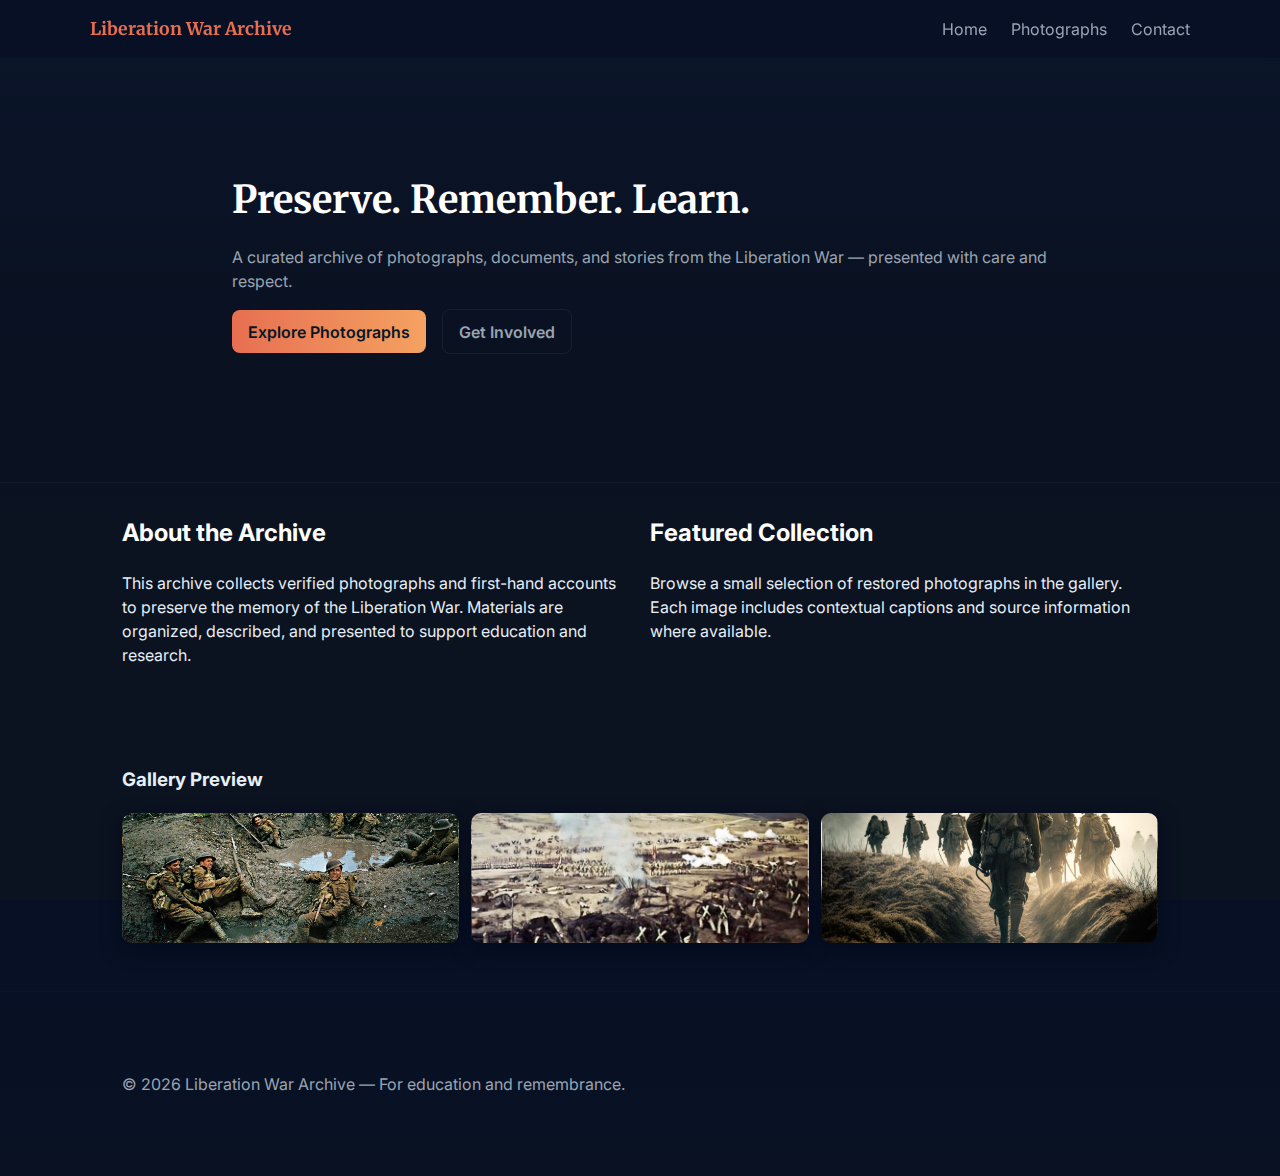
<file: index.html>
<!doctype html>
<html lang="en">
<head>
  <meta charset="utf-8" />
  <meta name="viewport" content="width=device-width,initial-scale=1" />
  <title>Liberation War Archive — Home</title>
  <link rel="stylesheet" href="css/style.css">
  <link rel="preconnect" href="https://fonts.googleapis.com">
  <link rel="preconnect" href="https://fonts.gstatic.com" crossorigin>
  <link href="https://fonts.googleapis.com/css2?family=Inter:wght@300;400;600;700&family=Merriweather:wght@300;400;700&display=swap" rel="stylesheet">
</head>
<body class="site">
  <header class="site-header">
    <div class="container nav-row">
      <a class="brand" href="index.html">Liberation War Archive</a>
      <nav class="main-nav">
        <a href="index.html">Home</a>
        <a href="gallery.html">Photographs</a>
        <a href="contact.html">Contact</a>
      </nav>
    </div>
  </header>

  <main>
    <section class="hero">
      <div class="container hero-inner">
        <h1>Preserve. Remember. Learn.</h1>
        <p class="lead">A curated archive of photographs, documents, and stories from the Liberation War — presented with care and respect.</p>
        <p class="cta-row">
          <a class="btn btn-primary" href="gallery.html">Explore Photographs</a>
          <a class="btn btn-outline" href="contact.html">Get Involved</a>
        </p>
      </div>
    </section>

    <section class="container intro">
      <div class="grid-2">
        <article>
          <h2>About the Archive</h2>
          <p>This archive collects verified photographs and first-hand accounts to preserve the memory of the Liberation War. Materials are organized, described, and presented to support education and research.</p>
        </article>
        <article>
          <h2>Featured Collection</h2>
          <p>Browse a small selection of restored photographs in the gallery. Each image includes contextual captions and source information where available.</p>
        </article>
      </div>
    </section>

    <section class="container preview">
      <h3>Gallery Preview</h3>
      <div class="preview-grid">
        <!-- Local images: drop your exported Photoshop images into the images/ folder and name them army1.jpg, army2.jpg, army3.jpg -->
        <a href="gallery.html#img1" class="preview-item" style="background-image: url('images/a.jpg');" aria-label="Preview 1"></a>
        <a href="gallery.html#img2" class="preview-item" style="background-image: url('images/b.jpeg');" aria-label="Preview 2"></a>
        <a href="gallery.html#img3" class="preview-item" style="background-image: url('images/c.jpg');" aria-label="Preview 3"></a>
      </div>
    </section>
  </main>

  <footer class="site-footer">
    <div class="container">
      <p>© <span id="year">2025</span> Liberation War Archive — For education and remembrance.</p>
    </div>
  </footer>

  <script>document.getElementById('year').textContent = new Date().getFullYear();</script>
</body>
</html>
</file>
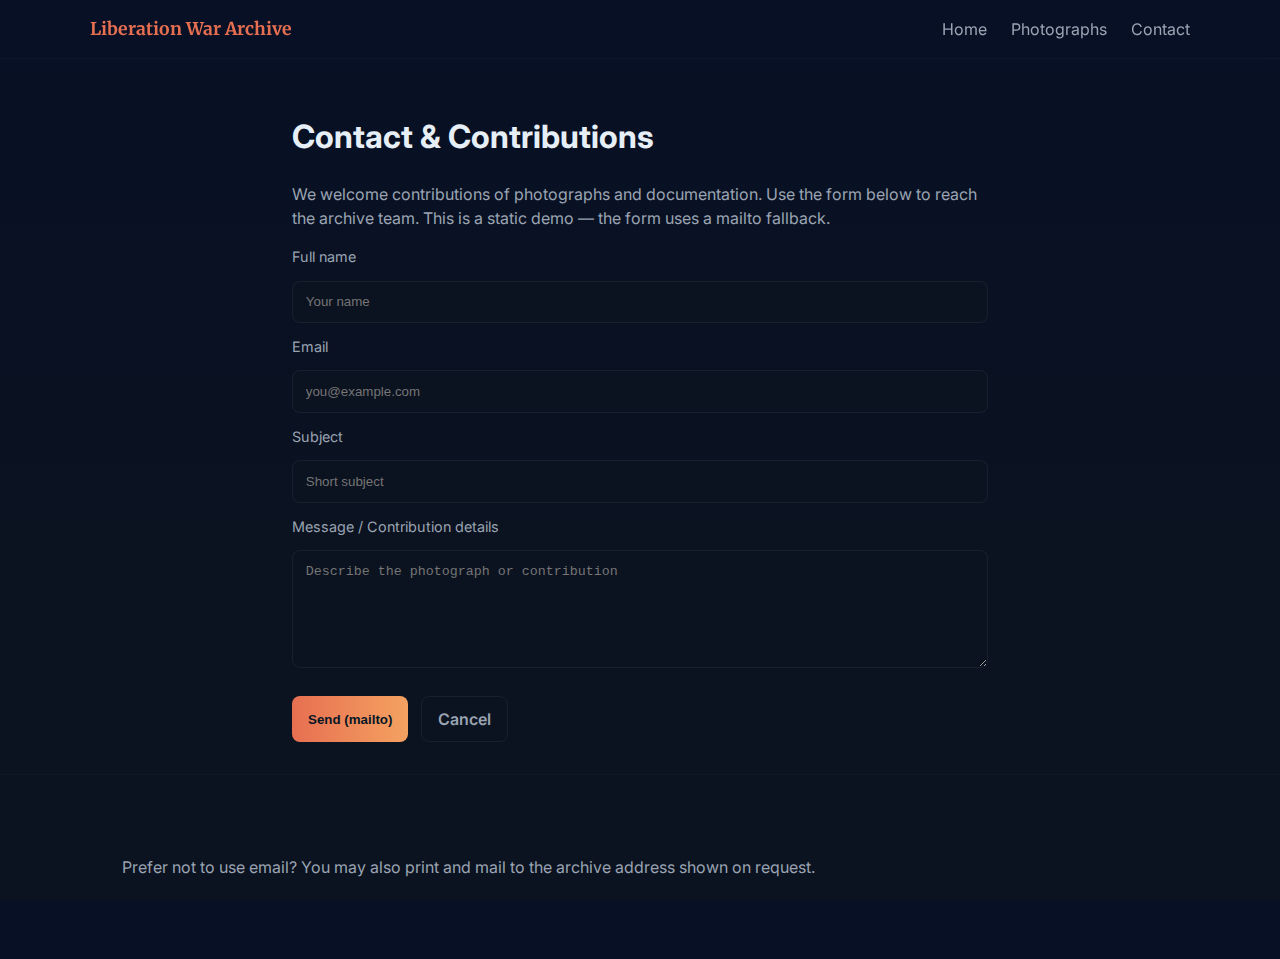
<file: contact.html>
<!doctype html>
<html lang="en">
<head>
  <meta charset="utf-8" />
  <meta name="viewport" content="width=device-width,initial-scale=1" />
  <title>Contact — Liberation War Archive</title>
  <link rel="stylesheet" href="css/style.css">
  <link href="https://fonts.googleapis.com/css2?family=Inter:wght@300;400;600;700&family=Merriweather:wght@300;400;700&display=swap" rel="stylesheet">
</head>
<body class="site">
  <header class="site-header">
    <div class="container nav-row">
      <a class="brand" href="index.html">Liberation War Archive</a>
      <nav class="main-nav">
        <a href="index.html">Home</a>
        <a href="gallery.html">Photographs</a>
        <a href="contact.html">Contact</a>
      </nav>
    </div>
  </header>

  <main>
    <section class="container contact">
      <h1>Contact & Contributions</h1>
      <p class="lead">We welcome contributions of photographs and documentation. Use the form below to reach the archive team. This is a static demo — the form uses a mailto fallback.</p>

      <form class="contact-form" action="mailto:info@example.org" method="post" enctype="text/plain">
        <label for="name">Full name</label>
        <input id="name" name="name" type="text" placeholder="Your name" required>

        <label for="email">Email</label>
        <input id="email" name="email" type="email" placeholder="you@example.com" required>

        <label for="subject">Subject</label>
        <input id="subject" name="subject" type="text" placeholder="Short subject" required>

        <label for="message">Message / Contribution details</label>
        <textarea id="message" name="message" rows="6" placeholder="Describe the photograph or contribution" required></textarea>

        <div class="form-actions">
          <button class="btn btn-primary" type="submit">Send (mailto)</button>
          <a class="btn btn-outline" href="index.html">Cancel</a>
        </div>
      </form>
    </section>
  </main>

  <footer class="site-footer">
    <div class="container">
      <p>Prefer not to use email? You may also print and mail to the archive address shown on request.</p>
    </div>
  </footer>
</body>
</html>
</file>
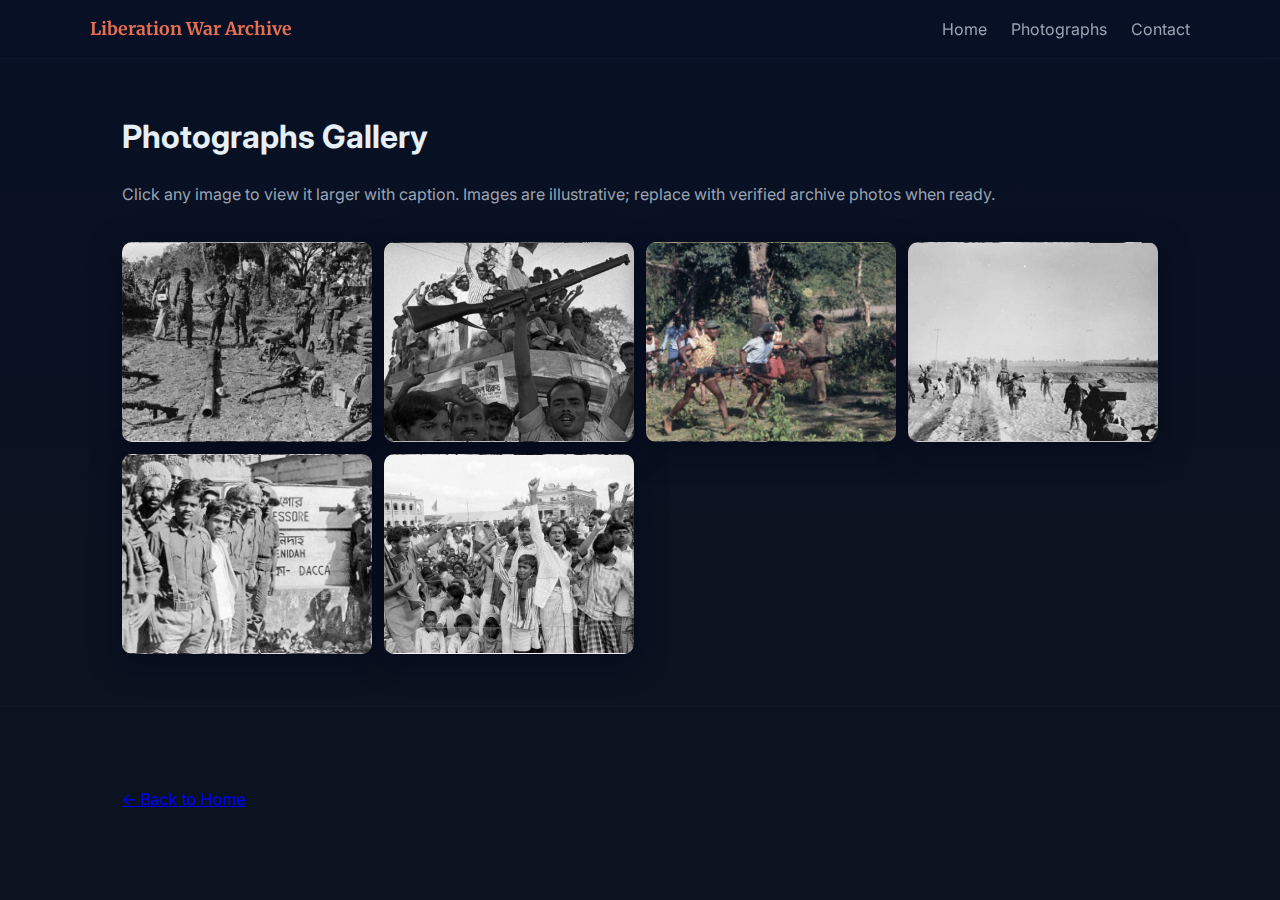
<file: gallery.html>
<!doctype html>
<html lang="en">
<head>
  <meta charset="utf-8" />
  <meta name="viewport" content="width=device-width,initial-scale=1" />
  <title>Liberation War Archive — Photographs</title>
  <link rel="stylesheet" href="css/style.css">
  <link href="https://fonts.googleapis.com/css2?family=Inter:wght@300;400;600;700&family=Merriweather:wght@300;400;700&display=swap" rel="stylesheet">
</head>
<body class="site">
  <header class="site-header">
    <div class="container nav-row">
      <a class="brand" href="index.html">Liberation War Archive</a>
      <nav class="main-nav">
        <a href="index.html">Home</a>
        <a href="gallery.html">Photographs</a>
        <a href="contact.html">Contact</a>
      </nav>
    </div>
  </header>

  <main>
    <section class="container">
      <h1>Photographs Gallery</h1>
      <p class="lead">Click any image to view it larger with caption. Images are illustrative; replace with verified archive photos when ready.</p>

      <div class="gallery-grid">
        <!-- Thumbnails link to anchor targets for a CSS-only lightbox -->
        <!-- Place your Photoshop-exported images in the images/ folder and name them as below -->
        <a href="#img1" id="thumb1" class="thumb" style="background-image: url('images/d.jpeg');" aria-label="Photo 1"></a>
        <a href="#img2" id="thumb2" class="thumb" style="background-image: url('images/e.jpeg');" aria-label="Photo 2"></a>
        <a href="#img3" id="thumb3" class="thumb" style="background-image: url('images/f.jpeg');" aria-label="Photo 3"></a>
        <a href="#img4" id="thumb4" class="thumb" style="background-image: url('images/g.jpg');" aria-label="Photo 4"></a>
        <a href="#img5" id="thumb5" class="thumb" style="background-image: url('images/h.jpg');" aria-label="Photo 5"></a>
        <a href="#img6" id="thumb6" class="thumb" style="background-image: url('images/k.jpg');" aria-label="Photo 6"></a>
      </div>
    </section>

    <!-- CSS-only lightbox targets -->
    <div class="lightboxes">
      <div id="img1" class="lightbox">
        <a class="close" href="gallery.html" aria-label="Close">×</a>
        <img src="images/d.jpeg" alt="Historic photograph 1">
        <p class="caption">Photo 1 — "Bangladesh’s Liberation War of 1971 was a nine-month struggle for independence from Pakistan, marked by mass civilian sacrifice, the heroic Mukti Bahini resistance, and the surrender of Pakistani forces on 16 December 1971 that led to the birth of an independent Bangladesh."</p>
      </div>
      <div id="img2" class="lightbox">
        <a class="close" href="gallery.html" aria-label="Close">×</a>
        <img src="images/e.jpeg" alt="Historic photograph 2">
        <p class="caption">Photo 2 — "The Bangladesh Liberation War (26 March–16 December 1971) arose from political disenfranchisement and cultural repression under Pakistani rule. A nationwide uprising, supported by the Mukti Bahini and aided by Indian military intervention, culminated in the surrender of occupying forces and the establishment of the independent state of Bangladesh. The conflict left deep social scars and reshaped regional politics."</p>
      </div>
      <div id="img3" class="lightbox">
        <a class="close" href="gallery.html" aria-label="Close">×</a>
        <img src="images/f.jpeg" alt="Historic photograph 3">
        <p class="caption">Photo 3 — "We remember the martyrs and survivors of the 1971 Liberation War — ordinary people whose courage and sacrifice won our freedom. Their memory calls us to protect human dignity, preserve truth, and build a peaceful, just Bangladesh for future generations."</p>
      </div>
      <div id="img4" class="lightbox">
        <a class="close" href="gallery.html" aria-label="Close">×</a>
        <img src="images/g.jpg" alt="Historic photograph 4">
        <p class="caption">Photo 4 — "The Liberation War of 1971 was a decisive struggle for self-determination that began after disputed elections and political repression. Key elements included non-cooperation movements, guerrilla resistance by the Mukti Bahini, widespread civilian suffering, and international consequences that ended with independence on 16 December 1971. Studying this period helps explain Bangladesh’s national identity and modern history."</p>
      </div>
      <div id="img5" class="lightbox">
        <a class="close" href="gallery.html" aria-label="Close">×</a>
        <img src="images/h.jpg" alt="Historic photograph 5">
        <p class="caption">Photo 5 — "Honoring the heroes of 1971 — their courage made Bangladesh free. #Muktijoddha #16December #Bangladesh #NeverForget"</p>
      </div>
      <div id="img6" class="lightbox">
        <a class="close" href="gallery.html" aria-label="Close">×</a>
        <img src="images/k.jpg" alt="Historic photograph 6">
        <p class="caption">Photo 6 — "This exhibit chronicles the 1971 Liberation War: the causes of the conflict, the grassroots liberation movement, the stories of resilience amid atrocity, and the nation-building that followed independence on 16 December 1971."</p>
      </div>
    </div>

  </main>

  <footer class="site-footer">
    <div class="container">
      <p><a href="index.html">← Back to Home</a></p>
    </div>
  </footer>
</body>
</html>
</file>
<file: css/style.css>
/* Shared stylesheet for the Liberation War Archive demo site */
:root{
  --bg: #0f1724; /* deep navy */
  --card: #0b1220;
  --muted: #9aa4b2;
  --accent: #e76f51; /* warm accent */
  --accent-2: #2a9d8f; /* teal */
  --glass: rgba(255,255,255,0.03);
  --radius: 12px;
  --container: 1100px;
  --max-width: 1200px;
}
*{box-sizing:border-box}
html,body{height:100%}
body.site{
  margin:0;
  background: linear-gradient(180deg,#071025 0%, #0b1220 60%);
  color: #e6eef6;
  font-family: Inter, system-ui, -apple-system, 'Segoe UI', Roboto, 'Helvetica Neue', Arial;
  -webkit-font-smoothing:antialiased;
  -moz-osx-font-smoothing:grayscale;
  line-height:1.5;
}
.container{max-width:var(--container);margin:0 auto;padding:2rem}
.nav-row{display:flex;align-items:center;justify-content:space-between;padding:1rem 0}
.brand{font-family: Merriweather, serif;color:var(--accent);font-weight:700;text-decoration:none;font-size:1.1rem}
.main-nav a{color:var(--muted);text-decoration:none;margin-left:1.25rem;transition:color .18s}
.main-nav a:hover{color:var(--accent)}

.site-header{backdrop-filter: blur(6px);border-bottom:1px solid rgba(255,255,255,0.03)}

.hero{padding:5rem 0;background:linear-gradient(180deg, rgba(41,57,71,0.12), transparent 60%);border-bottom:1px solid rgba(255,255,255,0.02)}
.hero-inner{max-width:880px}
.hero h1{font-family:Merriweather, serif;font-size:2.4rem;margin:0 0 .5rem;color:#fff}
.lead{color:var(--muted);margin-bottom:1rem}
.cta-row .btn{margin-right:.75rem}

.btn{display:inline-block;padding:.6rem 1rem;border-radius:8px;text-decoration:none;cursor:pointer;font-weight:600}
.btn-primary{background:linear-gradient(90deg,var(--accent),#f4a261);color:#071725;border:none}
.btn-outline{background:transparent;border:1px solid rgba(255,255,255,0.06);color:var(--muted)}

.intro .grid-2{display:grid;grid-template-columns:repeat(auto-fit,minmax(220px,1fr));gap:1.25rem}
.intro h2{margin-top:0;color:#fff}

.preview{padding-bottom:3rem}
.preview-grid{display:grid;grid-template-columns:repeat(3,1fr);gap:12px}
.preview-item{display:block;height:130px;background-size:cover;background-position:center;border-radius:10px;box-shadow:0 6px 20px rgba(2,6,23,0.6);border:1px solid rgba(255,255,255,0.03);transition:transform .22s}
.preview-item:hover{transform:translateY(-6px)}

.gallery-grid{display:grid;grid-template-columns:repeat(auto-fit,minmax(200px,1fr));gap:12px;padding:1.25rem 0}
.thumb{display:block;height:200px;background-size:cover;background-position:center;border-radius:10px;box-shadow:0 8px 30px rgba(2,6,23,0.6);transition:transform .2s;border:1px solid rgba(255,255,255,0.03)}
.thumb:hover{transform:translateY(-6px)}

/* Lightbox using :target */
.lightboxes .lightbox{position:fixed;inset:0;display:none;align-items:center;justify-content:center;padding:40px;background:linear-gradient(rgba(2,6,23,0.8), rgba(2,6,23,0.95));z-index:60}
.lightboxes .lightbox:target{display:flex}
.lightbox img{max-width:90%;max-height:70vh;border-radius:8px;box-shadow:0 30px 60px rgba(2,6,23,0.7)}
.lightbox .caption{color:var(--muted);margin-top:.8rem;max-width:90%;text-align:center}
.lightbox .close{position:absolute;top:22px;right:26px;color:#fff;font-size:2rem;text-decoration:none}

.contact{max-width:760px}
.contact-form{display:flex;flex-direction:column;gap:.8rem}
.contact-form label{font-size:.9rem;color:var(--muted)}
.contact-form input,.contact-form textarea{padding:.8rem;border-radius:8px;border:1px solid rgba(255,255,255,0.06);background:var(--card);color:#e6eef6}
.contact-form input:focus,.contact-form textarea:focus{outline:3px solid rgba(167,130,110,0.12);border-color:rgba(255,255,255,0.12)}
.form-actions{margin-top:1rem;display:flex;gap:.8rem}

.site-footer{padding:2rem 0;border-top:1px solid rgba(255,255,255,0.02);color:var(--muted)}

/* Responsive */
@media (max-width:900px){
  .preview-grid{grid-template-columns:repeat(2,1fr)}
  .hero h1{font-size:1.9rem}
}
@media (max-width:600px){
  .nav-row{flex-direction:column;align-items:flex-start}
  .main-nav{margin-top:.75rem}
  .preview-grid{grid-template-columns:repeat(1,1fr)}
  .thumb{height:150px}
}

/* small accessibility helpers */
.main-nav a:focus,.btn:focus{outline:2px dashed rgba(255,255,255,0.08);outline-offset:3px}
</file>
